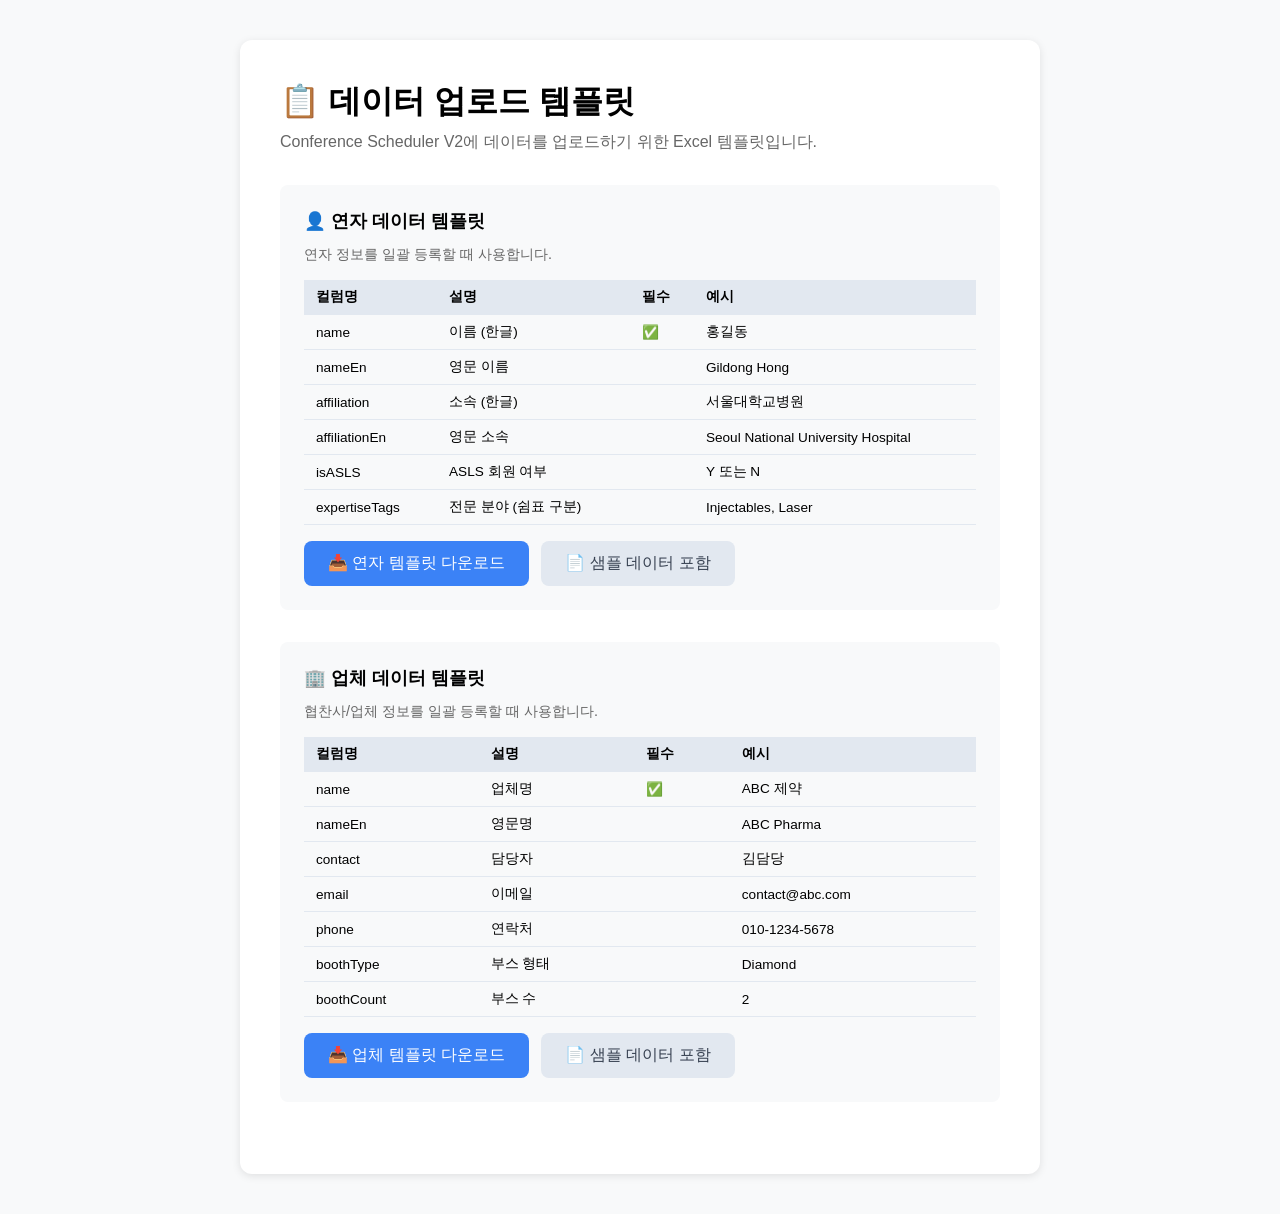
<file: scheduler/tools/data-templates.html>
<!DOCTYPE html>
<html lang="ko">
<head>
    <meta charset="UTF-8">
    <meta name="viewport" content="width=device-width, initial-scale=1.0">
    <title>데이터 템플릿 다운로드</title>
    <script src="https://cdn.sheetjs.com/xlsx-0.20.0/package/dist/xlsx.full.min.js"></script>
    <style>
        * { margin: 0; padding: 0; box-sizing: border-box; }
        body {
            font-family: 'Noto Sans KR', sans-serif;
            background: #f8f9fa;
            padding: 40px;
        }
        .container {
            max-width: 800px;
            margin: 0 auto;
            background: white;
            border-radius: 12px;
            padding: 40px;
            box-shadow: 0 2px 8px rgba(0,0,0,0.1);
        }
        h1 { margin-bottom: 8px; }
        .subtitle { color: #666; margin-bottom: 32px; }
        .section {
            margin-bottom: 32px;
            padding: 24px;
            background: #f8f9fa;
            border-radius: 8px;
        }
        .section h2 {
            margin-bottom: 12px;
            font-size: 1.1rem;
        }
        .section p {
            color: #666;
            font-size: 0.9rem;
            margin-bottom: 16px;
        }
        table {
            width: 100%;
            border-collapse: collapse;
            margin-bottom: 16px;
            font-size: 0.85rem;
        }
        th, td {
            padding: 8px 12px;
            text-align: left;
            border-bottom: 1px solid #e2e8f0;
        }
        th { background: #e2e8f0; font-weight: 600; }
        .required { color: #ef4444; }
        .btn {
            padding: 12px 24px;
            border: none;
            border-radius: 8px;
            font-size: 1rem;
            cursor: pointer;
            transition: all 0.2s;
        }
        .btn-primary {
            background: #3b82f6;
            color: white;
        }
        .btn-primary:hover { background: #2563eb; }
        .btn-secondary {
            background: #e2e8f0;
            color: #374151;
        }
        .btn-secondary:hover { background: #cbd5e1; }
        .buttons { display: flex; gap: 12px; }
    </style>
</head>
<body>
    <div class="container">
        <h1>📋 데이터 업로드 템플릿</h1>
        <p class="subtitle">Conference Scheduler V2에 데이터를 업로드하기 위한 Excel 템플릿입니다.</p>
        
        <div class="section">
            <h2>👤 연자 데이터 템플릿</h2>
            <p>연자 정보를 일괄 등록할 때 사용합니다.</p>
            
            <table>
                <thead>
                    <tr>
                        <th>컬럼명</th>
                        <th>설명</th>
                        <th>필수</th>
                        <th>예시</th>
                    </tr>
                </thead>
                <tbody>
                    <tr><td>name</td><td>이름 (한글)</td><td class="required">✅</td><td>홍길동</td></tr>
                    <tr><td>nameEn</td><td>영문 이름</td><td></td><td>Gildong Hong</td></tr>
                    <tr><td>affiliation</td><td>소속 (한글)</td><td></td><td>서울대학교병원</td></tr>
                    <tr><td>affiliationEn</td><td>영문 소속</td><td></td><td>Seoul National University Hospital</td></tr>
                    <tr><td>isASLS</td><td>ASLS 회원 여부</td><td></td><td>Y 또는 N</td></tr>
                    <tr><td>expertiseTags</td><td>전문 분야 (쉼표 구분)</td><td></td><td>Injectables, Laser</td></tr>
                </tbody>
            </table>
            
            <div class="buttons">
                <button class="btn btn-primary" onclick="downloadSpeakerTemplate()">📥 연자 템플릿 다운로드</button>
                <button class="btn btn-secondary" onclick="downloadSpeakerSample()">📄 샘플 데이터 포함</button>
            </div>
        </div>
        
        <div class="section">
            <h2>🏢 업체 데이터 템플릿</h2>
            <p>협찬사/업체 정보를 일괄 등록할 때 사용합니다.</p>
            
            <table>
                <thead>
                    <tr>
                        <th>컬럼명</th>
                        <th>설명</th>
                        <th>필수</th>
                        <th>예시</th>
                    </tr>
                </thead>
                <tbody>
                    <tr><td>name</td><td>업체명</td><td class="required">✅</td><td>ABC 제약</td></tr>
                    <tr><td>nameEn</td><td>영문명</td><td></td><td>ABC Pharma</td></tr>
                    <tr><td>contact</td><td>담당자</td><td></td><td>김담당</td></tr>
                    <tr><td>email</td><td>이메일</td><td></td><td>contact@abc.com</td></tr>
                    <tr><td>phone</td><td>연락처</td><td></td><td>010-1234-5678</td></tr>
                    <tr><td>boothType</td><td>부스 형태</td><td></td><td>Diamond</td></tr>
                    <tr><td>boothCount</td><td>부스 수</td><td></td><td>2</td></tr>
                </tbody>
            </table>
            
            <div class="buttons">
                <button class="btn btn-primary" onclick="downloadCompanyTemplate()">📥 업체 템플릿 다운로드</button>
                <button class="btn btn-secondary" onclick="downloadCompanySample()">📄 샘플 데이터 포함</button>
            </div>
        </div>
    </div>
    
    <script>
        function downloadSpeakerTemplate() {
            const data = [
                { name: '', nameEn: '', affiliation: '', affiliationEn: '', isASLS: '', expertiseTags: '' }
            ];
            downloadExcel(data, 'speaker_template.xlsx', 'Speakers');
        }
        
        function downloadSpeakerSample() {
            const data = [
                { name: '홍길동', nameEn: 'Gildong Hong', affiliation: '서울대학교병원', affiliationEn: 'Seoul National University Hospital', isASLS: 'Y', expertiseTags: 'Injectables, Laser' },
                { name: '김철수', nameEn: 'Cheolsu Kim', affiliation: '연세대 세브란스병원', affiliationEn: 'Yonsei Severance Hospital', isASLS: 'N', expertiseTags: 'Bio-Stimulators' },
                { name: '이영희', nameEn: 'Younghee Lee', affiliation: '삼성서울병원', affiliationEn: 'Samsung Medical Center', isASLS: 'Y', expertiseTags: 'Threads, Lifting Devices' }
            ];
            downloadExcel(data, 'speaker_sample.xlsx', 'Speakers');
        }
        
        function downloadCompanyTemplate() {
            const data = [
                { name: '', nameEn: '', contact: '', email: '', phone: '', boothType: '', boothCount: '' }
            ];
            downloadExcel(data, 'company_template.xlsx', 'Companies');
        }
        
        function downloadCompanySample() {
            const data = [
                { name: 'ABC 제약', nameEn: 'ABC Pharma', contact: '김담당', email: 'contact@abc.com', phone: '02-1234-5678', boothType: 'Diamond', boothCount: 2 },
                { name: 'XYZ 메디컬', nameEn: 'XYZ Medical', contact: '이담당', email: 'sales@xyz.co.kr', phone: '02-9876-5432', boothType: 'Gold', boothCount: 1 },
                { name: '메디케어', nameEn: 'MediCare', contact: '박담당', email: 'info@medicare.kr', phone: '031-555-1234', boothType: 'Silver', boothCount: 1 }
            ];
            downloadExcel(data, 'company_sample.xlsx', 'Companies');
        }
        
        function downloadExcel(data, filename, sheetName) {
            const ws = XLSX.utils.json_to_sheet(data);
            const wb = XLSX.utils.book_new();
            XLSX.utils.book_append_sheet(wb, ws, sheetName);
            XLSX.writeFile(wb, filename);
        }
    </script>
</body>
</html>
</file>
